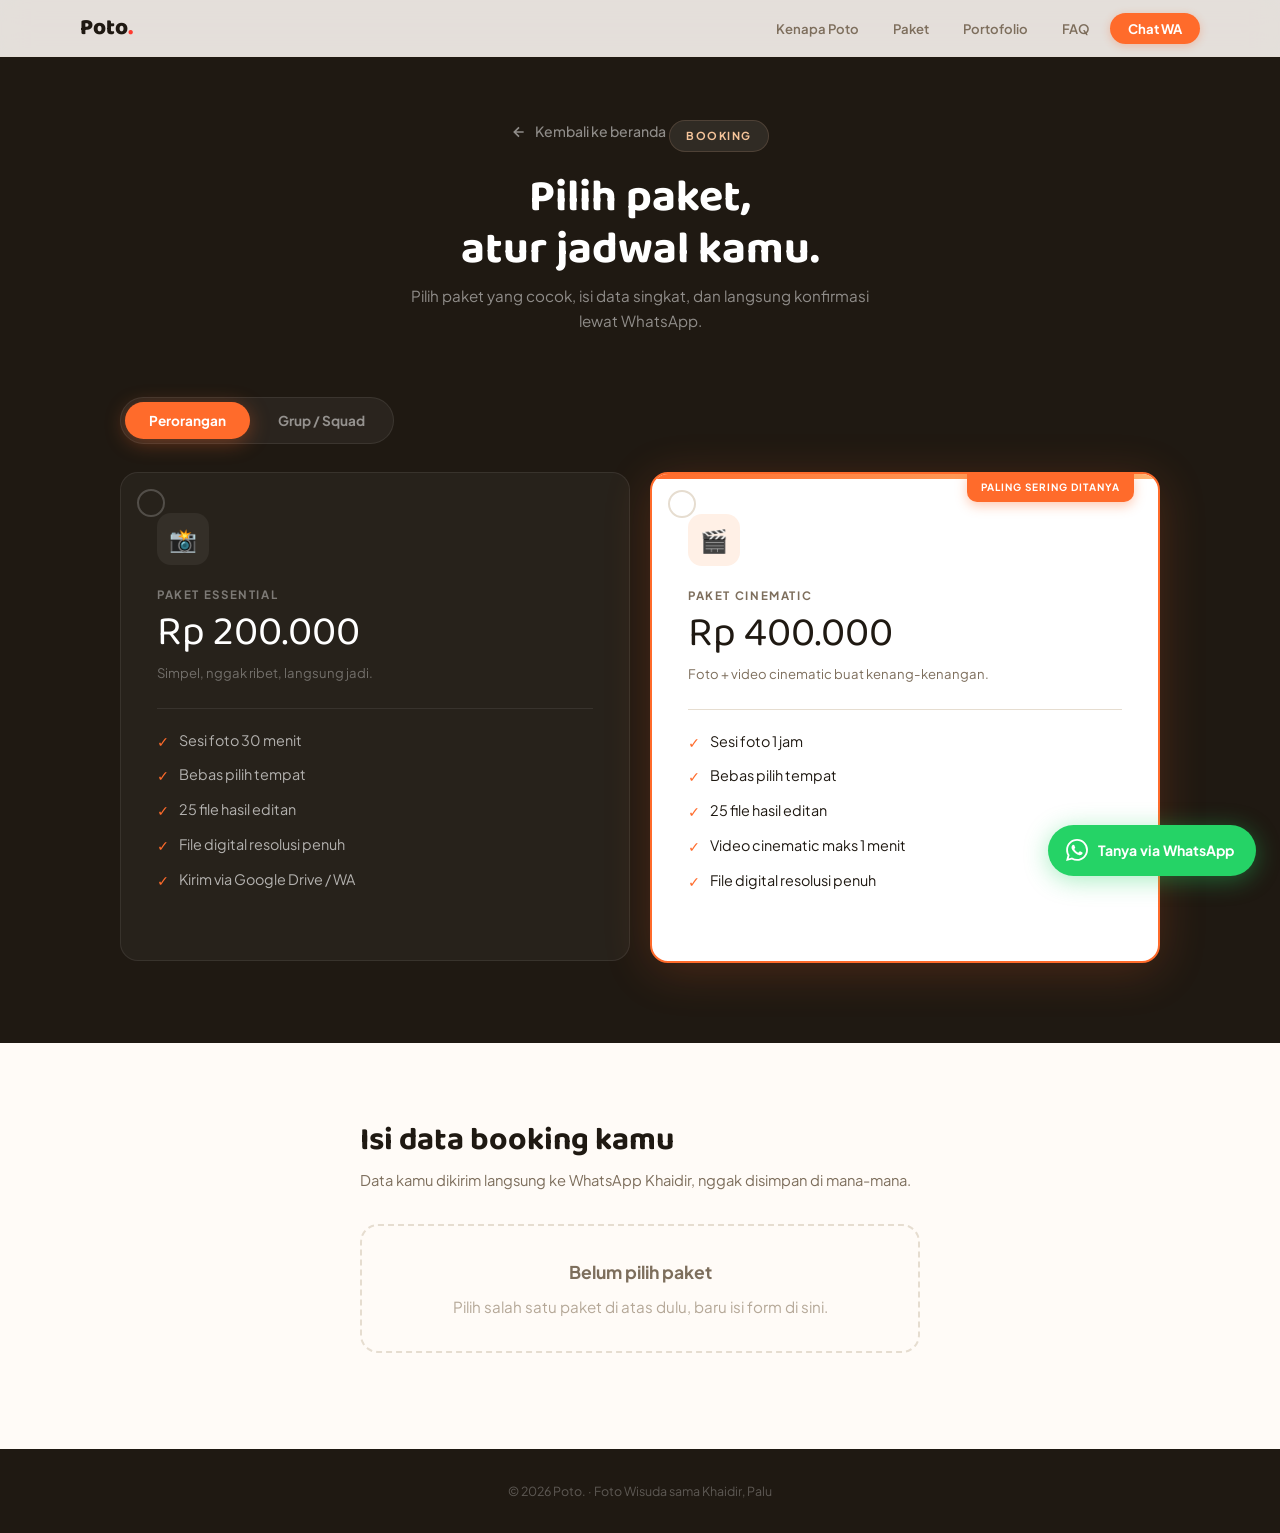
<file: pemesanan.html>
<!DOCTYPE html>
<html lang="id">
<head>
  <meta charset="UTF-8" />
  <meta name="viewport" content="width=device-width, initial-scale=1.0" />
  <title>Booking Sesi Foto — Poto.</title>
  <meta name="description" content="Booking sesi foto wisuda sama Khaidir di Palu. Pilih paket, atur jadwal, langsung konfirmasi via WhatsApp." />
  <link rel="preconnect" href="https://fonts.googleapis.com" />
  <link rel="preconnect" href="https://fonts.gstatic.com" crossorigin />
  <link href="https://fonts.googleapis.com/css2?family=Baloo+2:wght@600;700;800&family=DM+Serif+Display:ital@0;1&family=Plus+Jakarta+Sans:wght@400;500;600;700&display=swap" rel="stylesheet" />
  <link rel="stylesheet" href="style.css" />

  <style>
    /* ═══════════════════════════════════════════
       PEMESANAN PAGE STYLES
    ═══════════════════════════════════════════ */
    .page-header {
      background: var(--ink);
      padding: 120px 0 64px;
      text-align: center;
    }
    .page-header .section-label {
      background: rgba(255,255,255,.08);
      color: #F5C49A;
      border: 1px solid rgba(245,196,154,.15);
    }
    .page-header h1 {
      font-size: clamp(2rem, 5vw, 2.8rem);
      color: #fff;
      margin-bottom: 8px;
      text-wrap: balance;
    }
    .page-header p {
      color: rgba(255,255,255,.5);
      font-size: .95rem;
      max-width: 480px;
      margin: 0 auto;
    }

    /* Paket selection area */
    .pemesanan-paket {
      background: var(--ink);
      padding: 0 0 80px;
    }
    .pemesanan-paket .harga-tabs {
      margin-bottom: 28px;
    }

    /* Selectable paket cards */
    .paket-card.selectable {
      cursor: pointer;
      position: relative;
    }
    .paket-card.selectable.selected {
      border-color: var(--accent) !important;
      background: rgba(255,107,43,.08) !important;
    }
    .paket-card.selectable.selected::before {
      opacity: 1;
    }
    .paket-card.recommended.selected {
      background: var(--white) !important;
      box-shadow: 0 8px 48px rgba(255,107,43,.3);
    }

    .paket-check {
      position: absolute;
      top: 16px;
      left: 16px;
      width: 28px;
      height: 28px;
      border-radius: 50%;
      border: 2px solid rgba(255,255,255,.2);
      display: flex;
      align-items: center;
      justify-content: center;
      transition: all .25s;
      font-size: .8rem;
      color: transparent;
    }
    .paket-card.recommended .paket-check {
      border-color: var(--border);
    }
    .paket-card.selected .paket-check {
      background: var(--accent);
      border-color: var(--accent);
      color: #fff;
    }

    /* Form section */
    .pemesanan-form-section {
      background: var(--surface);
      padding: 80px 0 96px;
    }

    .pemesanan-form-wrap {
      max-width: 560px;
      margin: 0 auto;
    }

    .pemesanan-form-wrap h2 {
      font-size: clamp(1.6rem, 4vw, 2rem);
      margin-bottom: 8px;
      text-wrap: balance;
    }

    .pemesanan-form-wrap .sub-desc {
      color: var(--ink-muted);
      font-size: .92rem;
      margin-bottom: 32px;
    }

    .selected-badge {
      display: inline-flex;
      align-items: center;
      gap: 8px;
      padding: 10px 20px;
      background: var(--accent-soft);
      border-radius: 100px;
      font-size: .9rem;
      font-weight: 600;
      color: var(--accent-dark);
      margin-bottom: 28px;
    }
    .selected-badge:empty { display: none; }

    .booking-form {
      display: flex;
      flex-direction: column;
      gap: 18px;
    }

    .booking-footer-note {
      text-align: center;
      font-size: .75rem;
      color: var(--ink-muted);
      margin-top: -4px;
    }

    .form-disabled {
      opacity: .5;
      pointer-events: none;
    }

    .select-prompt {
      text-align: center;
      padding: 32px 20px;
      color: var(--ink-faint);
      font-size: .95rem;
      border: 2px dashed var(--border);
      border-radius: var(--radius);
    }
    .select-prompt strong {
      display: block;
      color: var(--ink-muted);
      font-size: 1.1rem;
      margin-bottom: 6px;
    }

    /* Back link */
    .back-link {
      display: inline-flex;
      align-items: center;
      gap: 8px;
      color: rgba(255,255,255,.5);
      text-decoration: none;
      font-size: .88rem;
      font-weight: 500;
      margin-bottom: 24px;
      transition: color .2s;
    }
    .back-link:hover { color: rgba(255,255,255,.8); }

    /* Anchor offset for scroll */
    #form-section {
      scroll-margin-top: 80px;
    }

    @media (max-width: 768px) {
      .page-header { padding: 100px 0 48px; }
      .pemesanan-paket { padding: 0 0 56px; }
      .pemesanan-form-section { padding: 56px 0 72px; }
    }
  </style>
</head>
<body>

  <!-- STICKY NAV -->
  <nav class="site-nav" id="siteNav">
    <div class="nav-inner">
      <a href="index.html#hero" class="nav-brand">Poto<span class="dot">.</span></a>
      <ul class="nav-links">
        <li><a href="index.html#kenapa">Kenapa Poto</a></li>
        <li><a href="index.html#harga">Paket</a></li>
        <li><a href="index.html#portofolio">Portofolio</a></li>
        <li><a href="index.html#faq">FAQ</a></li>
        <li><a href="https://wa.me/6285244189949?text=Halo%20Khaidir%2C%20aku%20mau%20tanya%20soal%20foto%20wisuda%20nih!" class="nav-cta" target="_blank" rel="noopener">Chat WA</a></li>
      </ul>
    </div>
  </nav>


  <!-- PAGE HEADER -->
  <div class="page-header">
    <div class="container">
      <a href="index.html" class="back-link">
        <svg width="16" height="16" viewBox="0 0 24 24" fill="none" stroke="currentColor" stroke-width="2.5"><path d="M19 12H5M12 19l-7-7 7-7"/></svg>
        Kembali ke beranda
      </a>
      <span class="section-label reveal">Booking</span>
      <h1 class="reveal">Pilih paket,<br />atur jadwal kamu.</h1>
      <p class="reveal">Pilih paket yang cocok, isi data singkat, dan langsung konfirmasi lewat WhatsApp.</p>
    </div>
  </div>


  <!-- PAKET SELECTION -->
  <div class="pemesanan-paket">
    <div class="container">
      <div class="harga-tabs reveal" id="paketTabs">
        <button type="button" class="harga-tab active" data-target="grid-perorangan">Perorangan</button>
        <button type="button" class="harga-tab" data-target="grid-grup">Grup / Squad</button>
      </div>

      <div class="paket-grid" id="grid-perorangan">
        <div class="paket-card selectable reveal reveal-d1" data-paket="essential" data-nama="Paket Essential" data-harga="Rp 200.000" data-tipe="solo" onclick="selectPaket(this)">
          <span class="paket-check">&#10003;</span>
          <div class="paket-icon">📸</div>
          <div class="paket-name">Paket Essential</div>
          <div class="paket-price">Rp 200.000</div>
          <div class="paket-note">Simpel, nggak ribet, langsung jadi.</div>
          <hr class="paket-divider" />
          <ul class="paket-list">
            <li>Sesi foto 30 menit</li>
            <li>Bebas pilih tempat</li>
            <li>25 file hasil editan</li>
            <li>File digital resolusi penuh</li>
            <li>Kirim via Google Drive / WA</li>
          </ul>
        </div>

        <div class="paket-card recommended selectable reveal reveal-d2" data-paket="cinematic" data-nama="Paket Cinematic" data-harga="Rp 400.000" data-tipe="solo" onclick="selectPaket(this)">
          <span class="paket-check">&#10003;</span>
          <span class="badge-recom">Paling Sering Ditanya</span>
          <div class="paket-icon">🎬</div>
          <div class="paket-name">Paket Cinematic</div>
          <div class="paket-price">Rp 400.000</div>
          <div class="paket-note">Foto + video cinematic buat kenang-kenangan.</div>
          <hr class="paket-divider" />
          <ul class="paket-list">
            <li>Sesi foto 1 jam</li>
            <li>Bebas pilih tempat</li>
            <li>25 file hasil editan</li>
            <li>Video cinematic maks 1 menit</li>
            <li>File digital resolusi penuh</li>
          </ul>
        </div>
      </div>

      <div class="paket-grid" id="grid-grup" style="display:none;">
        <div class="paket-card selectable reveal reveal-d1" data-paket="squad-santai" data-nama="Squad Santai" data-harga="Rp 350.000" data-tipe="grup" onclick="selectPaket(this)">
          <span class="paket-check">&#10003;</span>
          <div class="paket-icon">🎉</div>
          <div class="paket-name">Squad Santai</div>
          <div class="paket-price">Rp 350.000</div>
          <div class="paket-note">Maks 4 orang, tambah orang +60rb.</div>
          <hr class="paket-divider" />
          <ul class="paket-list">
            <li>Sesi foto 40 menit</li>
            <li>Bebas pilih tempat</li>
            <li>Maksimal 4 orang</li>
            <li>25 file hasil editan</li>
            <li>+Rp 60.000 per orang tambahan</li>
          </ul>
        </div>

        <div class="paket-card selectable reveal reveal-d2" data-paket="squad-sinema" data-nama="Squad Sinema" data-harga="Rp 650.000" data-tipe="grup" onclick="selectPaket(this)">
          <span class="paket-check">&#10003;</span>
          <div class="paket-icon">🎥</div>
          <div class="paket-name">Squad Sinema</div>
          <div class="paket-price">Rp 650.000</div>
          <div class="paket-note">Paling lengkap — foto + video cinematic.</div>
          <hr class="paket-divider" />
          <ul class="paket-list">
            <li>Sesi foto &amp; video 1 jam</li>
            <li>Video cinematic maks 1 menit</li>
            <li>Teknik strobist (siang/malam)</li>
            <li>Maksimal 4 orang</li>
            <li>25 file hasil editan</li>
          </ul>
        </div>
      </div>
    </div>
  </div>


  <!-- BOOKING FORM -->
  <section class="pemesanan-form-section" id="form-section">
    <div class="container">
      <div class="pemesanan-form-wrap">
        <h2 class="reveal">Isi data booking kamu</h2>
        <p class="sub-desc reveal">Data kamu dikirim langsung ke WhatsApp Khaidir, nggak disimpan di mana-mana.</p>

        <div class="selected-badge reveal" id="selectedBadge"></div>

        <div id="formArea">
          <div class="select-prompt reveal" id="selectPrompt">
            <strong>Belum pilih paket</strong>
            Pilih salah satu paket di atas dulu, baru isi form di sini.
          </div>

          <form class="booking-form" id="bookingForm" onsubmit="submitBooking(event)" style="display:none;">
            <div class="form-group">
              <label for="bNama">Nama lengkap</label>
              <input type="text" id="bNama" placeholder="Contoh: Siti Aisyah" required />
            </div>
            <div class="form-group">
              <label for="bHP">Nomor WhatsApp</label>
              <input type="tel" id="bHP" placeholder="08xxxxxxxxxx" required />
            </div>
            <div class="form-group">
              <label for="bAlamat">Alamat / kampus</label>
              <input type="text" id="bAlamat" placeholder="Contoh: Universitas Tadulako" required />
            </div>
            <div class="form-row">
              <div class="form-group">
                <label for="bTanggal">Tanggal foto</label>
                <input type="date" id="bTanggal" required />
              </div>
              <div class="form-group">
                <label for="bWaktu">Jam mulai</label>
                <select id="bWaktu" required>
                  <option value="">Pilih jam</option>
                  <option value="07:00">07:00 Pagi</option>
                  <option value="08:00">08:00 Pagi</option>
                  <option value="09:00">09:00 Pagi</option>
                  <option value="10:00">10:00 Pagi</option>
                  <option value="11:00">11:00 Siang</option>
                  <option value="13:00">13:00 Siang</option>
                  <option value="14:00">14:00 Siang</option>
                  <option value="15:00">15:00 Sore</option>
                  <option value="16:00">16:00 Sore</option>
                  <option value="17:00">17:00 Sore</option>
                </select>
              </div>
            </div>
            <div class="form-group" id="grupJumlahWrap" style="display:none">
              <label for="bJumlah">Jumlah orang</label>
              <select id="bJumlah">
                <option value="2">2 orang</option>
                <option value="3">3 orang</option>
                <option value="4" selected>4 orang</option>
                <option value="5">5 orang (+Rp 60rb)</option>
                <option value="6">6 orang (+Rp 120rb)</option>
                <option value="7">7 orang (+Rp 180rb)</option>
                <option value="8">8 orang (+Rp 240rb)</option>
              </select>
            </div>
            <div class="form-group">
              <label for="bCatatan">Catatan tambahan (opsional)</label>
              <textarea id="bCatatan" rows="2" placeholder="Mau foto di spot tertentu? Ada request khusus?"></textarea>
            </div>
            <button type="submit" class="booking-submit">
              <svg width="20" height="20" viewBox="0 0 24 24" fill="currentColor"><path d="M17.472 14.382c-.297-.149-1.758-.867-2.03-.967-.273-.099-.471-.148-.67.15-.197.297-.767.966-.94 1.164-.173.199-.347.223-.644.075-.297-.15-1.255-.463-2.39-1.475-.883-.788-1.48-1.761-1.653-2.059-.173-.297-.018-.458.13-.606.134-.133.298-.347.446-.52.149-.174.198-.298.298-.497.099-.198.05-.371-.025-.52-.075-.149-.669-1.612-.916-2.207-.242-.579-.487-.5-.669-.51-.173-.008-.371-.01-.57-.01-.198 0-.52.074-.792.372-.272.297-1.04 1.016-1.04 2.479 0 1.462 1.065 2.875 1.213 3.074.149.198 2.096 3.2 5.077 4.487.709.306 1.262.489 1.694.625.712.227 1.36.195 1.871.118.571-.085 1.758-.719 2.006-1.413.248-.694.248-1.289.173-1.413-.074-.124-.272-.198-.57-.347m-5.421 7.403h-.004a9.87 9.87 0 01-5.031-1.378l-.361-.214-3.741.982.998-3.648-.235-.374a9.86 9.86 0 01-1.51-5.26c.001-5.45 4.436-9.884 9.888-9.884 2.64 0 5.122 1.03 6.988 2.898a9.825 9.825 0 012.893 6.994c-.003 5.45-4.437 9.884-9.885 9.884m8.413-18.297A11.815 11.815 0 0012.05 0C5.495 0 .16 5.335.157 11.892c0 2.096.547 4.142 1.588 5.945L.057 24l6.305-1.654a11.882 11.882 0 005.683 1.448h.005c6.554 0 11.89-5.335 11.893-11.893a11.821 11.821 0 00-3.48-8.413z"/></svg>
              Kirim Booking via WhatsApp
            </button>
            <p class="booking-footer-note">Data kamu dikirim langsung ke WhatsApp Khaidir, nggak disimpan di mana-mana.</p>
          </form>
        </div>
      </div>
    </div>
  </section>


  <!-- FLOATING WA -->
  <a href="https://wa.me/6285244189949?text=Halo%20Khaidir%2C%20aku%20mau%20tanya%20soal%20foto%20wisuda%20nih!" class="wa-float" target="_blank" rel="noopener" aria-label="Chat WhatsApp">
    <svg width="22" height="22" viewBox="0 0 24 24" fill="currentColor" aria-hidden="true"><path d="M17.472 14.382c-.297-.149-1.758-.867-2.03-.967-.273-.099-.471-.148-.67.15-.197.297-.767.966-.94 1.164-.173.199-.347.223-.644.075-.297-.15-1.255-.463-2.39-1.475-.883-.788-1.48-1.761-1.653-2.059-.173-.297-.018-.458.13-.606.134-.133.298-.347.446-.52.149-.174.198-.298.298-.497.099-.198.05-.371-.025-.52-.075-.149-.669-1.612-.916-2.207-.242-.579-.487-.5-.669-.51-.173-.008-.371-.01-.57-.01-.198 0-.52.074-.792.372-.272.297-1.04 1.016-1.04 2.479 0 1.462 1.065 2.875 1.213 3.074.149.198 2.096 3.2 5.077 4.487.709.306 1.262.489 1.694.625.712.227 1.36.195 1.871.118.571-.085 1.758-.719 2.006-1.413.248-.694.248-1.289.173-1.413-.074-.124-.272-.198-.57-.347m-5.421 7.403h-.004a9.87 9.87 0 01-5.031-1.378l-.361-.214-3.741.982.998-3.648-.235-.374a9.86 9.86 0 01-1.51-5.26c.001-5.45 4.436-9.884 9.888-9.884 2.64 0 5.122 1.03 6.988 2.898a9.825 9.825 0 012.893 6.994c-.003 5.45-4.437 9.884-9.885 9.884m8.413-18.297A11.815 11.815 0 0012.05 0C5.495 0 .16 5.335.157 11.892c0 2.096.547 4.142 1.588 5.945L.057 24l6.305-1.654a11.882 11.882 0 005.683 1.448h.005c6.554 0 11.89-5.335 11.893-11.893a11.821 11.821 0 00-3.48-8.413z"/></svg>
    <span>Tanya via WhatsApp</span>
  </a>


  <footer>
    <p>&copy; 2026 Poto. &middot; Foto Wisuda sama Khaidir, Palu</p>
  </footer>


  <script src="script.js"></script>
  <script>
    // Paket selection state
    var selectedPaket = '';
    var selectedHarga = '';
    var selectedTipe = '';

    // Tab switcher
    document.querySelectorAll('.harga-tab').forEach(function(tab) {
      tab.addEventListener('click', function() {
        document.querySelectorAll('.harga-tab').forEach(function(t) { t.classList.remove('active'); });
        tab.classList.add('active');
        document.getElementById('grid-perorangan').style.display = tab.dataset.target === 'grid-perorangan' ? 'grid' : 'none';
        document.getElementById('grid-grup').style.display = tab.dataset.target === 'grid-grup' ? 'grid' : 'none';
      });
    });

    function selectPaket(card) {
      document.querySelectorAll('.paket-card.selectable').forEach(function(c) {
        c.classList.remove('selected');
      });
      card.classList.add('selected');

      selectedPaket = card.dataset.nama;
      selectedHarga = card.dataset.harga;
      selectedTipe = card.dataset.tipe;

      document.getElementById('selectedBadge').textContent = selectedPaket + ' — ' + selectedHarga;
      document.getElementById('selectPrompt').style.display = 'none';
      document.getElementById('bookingForm').style.display = 'flex';
      document.getElementById('grupJumlahWrap').style.display = selectedTipe === 'grup' ? 'block' : 'none';

      var today = new Date();
      today.setDate(today.getDate() + 3);
      document.getElementById('bTanggal').min = today.toISOString().split('T')[0];

      document.getElementById('form-section').scrollIntoView({ behavior: 'smooth' });
    }

    function submitBooking(e) {
      e.preventDefault();
      var nama = document.getElementById('bNama').value.trim();
      var hp = document.getElementById('bHP').value.trim();
      var alamat = document.getElementById('bAlamat').value.trim();
      var tanggal = document.getElementById('bTanggal').value;
      var waktu = document.getElementById('bWaktu').value;
      var catatan = document.getElementById('bCatatan').value.trim();
      var isGrup = selectedTipe === 'grup';
      var jumlah = isGrup ? document.getElementById('bJumlah').value + ' orang' : '';

      var tglFormatted = new Date(tanggal).toLocaleDateString('id-ID', { weekday: 'long', day: 'numeric', month: 'long', year: 'numeric' });

      var msg = 'Halo Khaidir! Saya mau booking foto wisuda.\n\n';
      msg += '\u{1F4CB} *Detail Booking*\n';
      msg += '• Paket: ' + selectedPaket + ' (' + selectedHarga + ')\n';
      msg += '• Nama: ' + nama + '\n';
      msg += '• WA: ' + hp + '\n';
      msg += '• Lokasi: ' + alamat + '\n';
      msg += '• Tanggal: ' + tglFormatted + '\n';
      msg += '• Jam: ' + waktu + '\n';
      if (isGrup) msg += '• Jumlah: ' + jumlah + '\n';
      if (catatan) msg += '• Catatan: ' + catatan + '\n';
      msg += '\nDitunggu konfirmasinya ya! \u{1F64F}';

      var waUrl = 'https://wa.me/6285244189949?text=' + encodeURIComponent(msg);
      window.open(waUrl, '_blank');
    }

    // Handle query param pre-selection
    (function() {
      var params = new URLSearchParams(window.location.search);
      var paketParam = params.get('paket');
      if (!paketParam) return;

      var paketId = paketParam.toLowerCase();
      var card = document.querySelector('[data-paket="' + paketId + '"]');
      if (!card) return;

      var isGrup = card.dataset.tipe === 'grup';
      if (isGrup) {
        document.querySelectorAll('.harga-tab').forEach(function(t) { t.classList.remove('active'); });
        document.querySelector('[data-target="grid-grup"]').classList.add('active');
        document.getElementById('grid-perorangan').style.display = 'none';
        document.getElementById('grid-grup').style.display = 'grid';
      }

      selectPaket(card);
    })();
  </script>

</body>
</html>
</file>
<file: style.css>
/* ═══════════════════════════════════════════
   Poto. — Shared Design System
   ═══════════════════════════════════════════ */

:root {
  --surface:     #FFFBF7;
  --surface-alt: #F5EDE3;
  --white:       #FFFFFF;
  --accent:      #FF6B2B;
  --accent-dark: #E05A1C;
  --accent-soft: #FFF0E6;
  --accent-glow: rgba(255,107,43,.18);
  --dot:         #FF3B30;
  --ink:         #1F1912;
  --ink-muted:   #7D6E5C;
  --ink-faint:   #B5A898;
  --border:      #E6DDD0;
  --radius:      18px;
  --radius-sm:   12px;
  --shadow-sm:   0 1px 3px rgba(31,25,18,.04), 0 4px 12px rgba(31,25,18,.06);
  --shadow-md:   0 4px 8px rgba(31,25,18,.04), 0 12px 36px rgba(31,25,18,.1);
  --shadow-lg:   0 8px 16px rgba(31,25,18,.05), 0 24px 64px rgba(31,25,18,.14);
}

*, *::before, *::after { box-sizing: border-box; margin: 0; padding: 0; }
html { scroll-behavior: smooth; }

body {
  font-family: 'Plus Jakarta Sans', system-ui, sans-serif;
  background: var(--surface);
  color: var(--ink);
  line-height: 1.65;
  font-size: 16px;
  overflow-x: hidden;
  -webkit-font-smoothing: antialiased;
}

h1, h2, h3 {
  font-family: 'Baloo 2', cursive;
  line-height: 1.15;
}

img { max-width: 100%; display: block; }

.container {
  max-width: 1120px;
  margin: 0 auto;
  padding: 0 24px;
}
.container--narrow {
  max-width: 760px;
  margin: 0 auto;
  padding: 0 24px;
}

section { padding: 96px 0; }

.section-label {
  display: inline-block;
  font-size: 11px;
  font-weight: 700;
  letter-spacing: .14em;
  text-transform: uppercase;
  color: var(--accent);
  background: var(--accent-soft);
  padding: 6px 16px;
  border-radius: 99px;
  margin-bottom: 20px;
}

.brand-word {
  font-family: 'Baloo 2', cursive;
  font-weight: 800;
}
.dot { color: var(--dot); }

/* ── FADE-IN ── */
.reveal {
  opacity: 0;
  transform: translateY(32px);
  transition: opacity .7s cubic-bezier(.22,.61,.36,1), transform .7s cubic-bezier(.22,.61,.36,1);
}
.reveal.visible {
  opacity: 1;
  transform: translateY(0);
}
.reveal-d1 { transition-delay: .08s; }
.reveal-d2 { transition-delay: .16s; }
.reveal-d3 { transition-delay: .24s; }
.reveal-d4 { transition-delay: .32s; }

@media (prefers-reduced-motion: reduce) {
  .reveal { opacity: 1; transform: none; transition: none; }
}

/* ═══════════════════════════════════════════
   STICKY NAV
═══════════════════════════════════════════ */
.site-nav {
  position: fixed;
  top: 0; left: 0; right: 0;
  z-index: 100;
  background: rgba(255,251,247,.88);
  backdrop-filter: blur(16px) saturate(1.8);
  -webkit-backdrop-filter: blur(16px) saturate(1.8);
  border-bottom: 1px solid rgba(230,221,208,.5);
  transform: translateY(-100%);
  transition: transform .35s cubic-bezier(.22,.61,.36,1);
  padding: 0 24px;
}
.site-nav.visible { transform: translateY(0); }

.nav-inner {
  max-width: 1120px;
  margin: 0 auto;
  display: flex;
  align-items: center;
  justify-content: space-between;
  height: 56px;
}

.nav-brand {
  font-family: 'Baloo 2', cursive;
  font-weight: 800;
  font-size: 1.4rem;
  color: var(--ink);
  text-decoration: none;
}

.nav-links {
  display: flex;
  align-items: center;
  gap: 6px;
  list-style: none;
}
.nav-links a {
  font-size: .82rem;
  font-weight: 600;
  color: var(--ink-muted);
  text-decoration: none;
  padding: 6px 14px;
  border-radius: 99px;
  transition: color .2s, background .2s;
}
.nav-links a:hover { color: var(--ink); background: rgba(31,25,18,.04); }

.nav-cta {
  font-size: .82rem !important;
  font-weight: 700 !important;
  color: #fff !important;
  background: var(--accent) !important;
  padding: 7px 18px !important;
  box-shadow: 0 2px 8px rgba(255,107,43,.3);
}
.nav-cta:hover { background: var(--accent-dark) !important; color: #fff !important; }

@media (max-width: 640px) {
  .nav-links { display: none; }
}

/* ═══════════════════════════════════════════
   1. HERO
═══════════════════════════════════════════ */
#hero {
  position: relative;
  overflow: hidden;
  background: #1A1208;
  min-height: 100vh;
  min-height: 100svh;
  display: flex;
  align-items: center;
  justify-content: center;
}

.hero-gallery {
  position: absolute;
  inset: 0;
  display: flex;
  flex-direction: column;
  gap: 12px;
  padding: 12px 0;
  pointer-events: none;
  user-select: none;
}

.gallery-row {
  display: flex;
  gap: 12px;
  flex-shrink: 0;
  height: calc(50% - 6px);
}

.gallery-row--left  { animation: scrollLeft  35s linear infinite; will-change: transform; }
.gallery-row--right { animation: scrollRight 40s linear infinite; will-change: transform; }

@keyframes scrollLeft  { to { transform: translateX(-50%); } }
@keyframes scrollRight { from { transform: translateX(-50%); } to { transform: translateX(0); } }

@media (prefers-reduced-motion: reduce) {
  .gallery-row--left, .gallery-row--right { animation: none; }
}

@media (max-width: 480px) {
  .gallery-row .gallery-item:nth-child(n+11) { display: none; }
}

.gallery-item {
  flex-shrink: 0;
  width: 200px;
  height: 100%;
  border-radius: 16px;
  overflow: hidden;
  object-fit: cover;
}

.hero-overlay {
  position: absolute;
  inset: 0;
  background:
    radial-gradient(ellipse 70% 70% at 50% 50%, rgba(26,18,8,.5) 0%, rgba(26,18,8,.82) 100%);
}

.hero-vignette {
  position: absolute;
  inset: 0;
  background:
    linear-gradient(to right, #1A1208 0%, transparent 20%, transparent 80%, #1A1208 100%),
    linear-gradient(to bottom, transparent 60%, #1A1208 100%);
  pointer-events: none;
}

.hero-content {
  position: relative;
  z-index: 3;
  display: flex;
  flex-direction: column;
  align-items: center;
  text-align: center;
  padding: 24px;
  max-width: 720px;
}

.hero-brand {
  font-family: 'Baloo 2', cursive;
  font-weight: 800;
  font-size: clamp(2.6rem, 8vw, 4rem);
  color: var(--surface);
  margin-bottom: 16px;
  letter-spacing: -.02em;
}

#hero .section-label {
  background: rgba(255,255,255,.1);
  color: #F5C49A;
  border: 1px solid rgba(245,196,154,.2);
  margin-bottom: 24px;
  backdrop-filter: blur(8px);
}

#hero h1 {
  font-family: 'DM Serif Display', serif;
  font-size: clamp(2.8rem, 8vw, 4.8rem);
  color: #fff;
  margin-bottom: 0;
  letter-spacing: -.02em;
  text-wrap: balance;
}

#hero h1 em {
  font-style: italic;
  color: #F5A865;
  display: block;
}

#hero .sub {
  font-size: clamp(1rem, 2.5vw, 1.15rem);
  color: rgba(255,255,255,.7);
  max-width: 480px;
  margin: 24px auto 0;
  line-height: 1.75;
}

.hero-scroll-hint {
  position: absolute;
  bottom: 32px;
  left: 50%;
  transform: translateX(-50%);
  z-index: 3;
  display: flex;
  flex-direction: column;
  align-items: center;
  gap: 8px;
  opacity: .45;
  animation: float 2.5s ease-in-out infinite;
}
.hero-scroll-hint span {
  font-size: 10px;
  color: #fff;
  letter-spacing: .15em;
  text-transform: uppercase;
  font-weight: 600;
}
@keyframes float {
  0%,100% { transform: translateX(-50%) translateY(0); }
  50%     { transform: translateX(-50%) translateY(8px); }
}

/* ═══════════════════════════════════════════
   TRUST BAR
═══════════════════════════════════════════ */
#trust {
  background: var(--surface);
  padding: 48px 0;
  border-bottom: 1px solid var(--border);
}

.trust-inner {
  display: flex;
  align-items: stretch;
  justify-content: center;
  flex-wrap: wrap;
  gap: 16px;
}

.trust-item {
  display: flex;
  align-items: center;
  gap: 12px;
  padding: 20px 28px;
  background: rgba(255,255,255,.55);
  backdrop-filter: blur(16px);
  -webkit-backdrop-filter: blur(16px);
  border: 1px solid rgba(255,255,255,.7);
  border-radius: 16px;
  box-shadow: 0 4px 20px rgba(0,0,0,.04);
  flex: 1;
  min-width: 200px;
  justify-content: center;
  transition: transform .25s, box-shadow .25s;
}
.trust-item:hover {
  transform: translateY(-2px);
  box-shadow: 0 8px 28px rgba(0,0,0,.08);
}
.trust-item:last-child { border-right: none; }

.trust-icon {
  width: 42px;
  height: 42px;
  border-radius: 12px;
  background: var(--accent-soft);
  display: flex;
  align-items: center;
  justify-content: center;
  font-size: 1.2rem;
  flex-shrink: 0;
}

.trust-text strong {
  display: block;
  font-size: .95rem;
  font-family: 'Plus Jakarta Sans', sans-serif;
  font-weight: 700;
  color: var(--ink);
}
.trust-text span {
  font-size: .78rem;
  color: var(--ink-muted);
}

/* ═══════════════════════════════════════════
   HELLO / INTRO STRIP
═══════════════════════════════════════════ */
#hello {
  background: var(--ink);
  padding: 0;
  position: relative;
  overflow: hidden;
  min-height: 420px;
  display: flex;
  align-items: center;
}

.hello-gallery {
  position: absolute;
  inset: 0;
  display: flex;
  flex-direction: column;
  gap: 8px;
  justify-content: center;
  pointer-events: none;
  user-select: none;
  opacity: .35;
}

.hello-gallery .hello-row {
  display: flex;
  gap: 8px;
  flex-shrink: 0;
  animation: helloScroll 35s linear infinite;
  will-change: transform;
}

.hello-gallery .hello-row:nth-child(2) {
  animation-direction: reverse;
  animation-duration: 40s;
}

@keyframes helloScroll { to { transform: translateX(-50%); } }

@media (prefers-reduced-motion: reduce) {
  .hello-gallery .hello-row { animation: none; }
}

.hello-gallery .hello-thumb {
  flex-shrink: 0;
  width: 280px;
  height: 190px;
  border-radius: 12px;
  object-fit: cover;
}

.hello-vignette {
  position: absolute;
  inset: 0;
  background: linear-gradient(to top, var(--ink) 0%, rgba(30,23,16,.7) 40%, rgba(30,23,16,.5) 70%, var(--ink) 100%);
  pointer-events: none;
  z-index: 1;
}

.hello-inner {
  position: relative;
  z-index: 2;
  display: flex;
  align-items: center;
  gap: 40px;
  max-width: 800px;
  margin: 0 auto;
  padding: 72px 0;
}

.hello-avatar {
  width: 130px;
  height: 130px;
  border-radius: 50%;
  object-fit: cover;
  flex-shrink: 0;
  box-shadow: 0 0 0 4px var(--accent), 0 0 0 8px rgba(255,107,43,.25), 0 8px 32px rgba(0,0,0,.4);
  transition: transform .4s cubic-bezier(.22,.61,.36,1), box-shadow .4s;
}
.hello-avatar:hover {
  transform: scale(1.06);
  box-shadow: 0 0 0 4px var(--accent), 0 0 0 12px rgba(255,107,43,.3), 0 12px 40px rgba(0,0,0,.5);
}

.hello-text {
  color: rgba(255,255,255,.85);
  font-size: 1.05rem;
  line-height: 1.7;
}

.hello-text .hello-greeting {
  font-family: 'Baloo 2', cursive;
  font-size: clamp(1.4rem, 4vw, 1.8rem);
  font-weight: 700;
  color: var(--cream);
  display: block;
  margin-bottom: 8px;
}

.hello-text .hello-name {
  color: var(--accent);
  font-weight: 700;
}

.hello-cta {
  display: inline-flex;
  align-items: center;
  gap: 8px;
  margin-top: 16px;
  padding: 10px 24px;
  background: rgba(255,255,255,.08);
  backdrop-filter: blur(12px);
  -webkit-backdrop-filter: blur(12px);
  border: 1px solid rgba(255,255,255,.12);
  border-radius: 100px;
  color: var(--cream);
  font-size: .88rem;
  font-weight: 600;
  text-decoration: none;
  transition: background .25s, border-color .25s;
}
.hello-cta:hover {
  background: rgba(255,255,255,.14);
  border-color: rgba(255,255,255,.25);
}

/* ═══════════════════════════════════════════
   GLASSMORPHISM UTILITIES
═══════════════════════════════════════════ */
.glass {
  background: rgba(255,255,255,.55);
  backdrop-filter: blur(16px);
  -webkit-backdrop-filter: blur(16px);
  border: 1px solid rgba(255,255,255,.6);
  box-shadow: 0 8px 32px rgba(0,0,0,.06);
}

/* ═══════════════════════════════════════════
   2. KENAPA PILIH SAYA
═══════════════════════════════════════════ */
#kenapa {
  background: var(--surface);
}

#kenapa h2 {
  font-size: clamp(2rem, 5vw, 2.8rem);
  margin-bottom: 16px;
  text-wrap: balance;
}

#kenapa .sub-desc {
  color: var(--ink-muted);
  font-size: .95rem;
  margin-bottom: 48px;
  max-width: 480px;
}

.alasan-grid {
  display: grid;
  grid-template-columns: repeat(3, 1fr);
  gap: 20px;
}

.alasan-card {
  background: rgba(255,255,255,.6);
  backdrop-filter: blur(16px);
  -webkit-backdrop-filter: blur(16px);
  border: 1px solid rgba(255,255,255,.7);
  border-radius: var(--radius);
  padding: 40px 32px;
  position: relative;
  overflow: hidden;
  box-shadow: 0 4px 24px rgba(0,0,0,.04);
  transition: transform .3s cubic-bezier(.22,.61,.36,1), box-shadow .3s cubic-bezier(.22,.61,.36,1);
}
.alasan-card:hover {
  transform: translateY(-4px);
  box-shadow: 0 12px 40px rgba(0,0,0,.1);
}

.alasan-icon {
  width: 56px;
  height: 56px;
  border-radius: 16px;
  background: var(--accent-soft);
  display: flex;
  align-items: center;
  justify-content: center;
  font-size: 1.5rem;
  margin-bottom: 24px;
}

.alasan-card h3 {
  font-size: 1.15rem;
  margin-bottom: 10px;
  color: var(--ink);
}

.alasan-card p {
  font-size: .92rem;
  color: var(--ink-muted);
  line-height: 1.7;
}

/* ═══════════════════════════════════════════
   3. PAKET
═══════════════════════════════════════════ */
#harga {
  background: var(--ink);
  position: relative;
}

#harga .section-label {
  background: rgba(255,255,255,.08);
  color: #F5C49A;
  border: 1px solid rgba(245,196,154,.15);
}

#harga h2 {
  font-size: clamp(2rem, 5vw, 2.8rem);
  color: #fff;
  margin-bottom: 8px;
  text-wrap: balance;
}

#harga .sub-desc {
  color: rgba(255,255,255,.45);
  margin-bottom: 36px;
  font-size: .95rem;
}

.harga-tabs {
  display: inline-flex;
  background: rgba(255,255,255,.05);
  border: 1px solid rgba(255,255,255,.08);
  border-radius: 99px;
  padding: 4px;
  margin-bottom: 28px;
  gap: 4px;
}

.harga-tab {
  font-family: 'Plus Jakarta Sans', sans-serif;
  font-weight: 700;
  font-size: .85rem;
  padding: 10px 24px;
  border-radius: 99px;
  border: none;
  background: transparent;
  color: rgba(255,255,255,.5);
  cursor: pointer;
  transition: background .25s, color .25s, box-shadow .25s;
  -webkit-tap-highlight-color: transparent;
}
.harga-tab:hover { color: rgba(255,255,255,.85); }
.harga-tab.active {
  background: var(--accent);
  color: #fff;
  box-shadow: 0 4px 20px rgba(255,107,43,.35);
}

.harga-note {
  font-size: .85rem;
  color: rgba(255,255,255,.4);
  max-width: 520px;
  margin-bottom: 32px;
  line-height: 1.65;
}

.paket-grid {
  display: grid;
  grid-template-columns: repeat(auto-fit, minmax(300px, 1fr));
  gap: 20px;
  align-items: start;
}

.paket-card {
  border: 1px solid rgba(255,255,255,.08);
  border-radius: var(--radius);
  padding: 36px 32px;
  background: rgba(255,255,255,.04);
  position: relative;
  overflow: hidden;
  transition: transform .3s cubic-bezier(.22,.61,.36,1), background .3s, border-color .3s;
}
.paket-card::before {
  content: '';
  position: absolute;
  top: 0; left: 0; right: 0;
  height: 4px;
  background: linear-gradient(90deg, var(--accent), #FF9A5C);
  opacity: 0;
  transition: opacity .3s;
}
.paket-card:hover {
  transform: translateY(-4px);
  background: rgba(255,255,255,.07);
  border-color: rgba(255,255,255,.15);
}
.paket-card:hover::before { opacity: 1; }

.paket-card.recommended {
  background: var(--white);
  border: 2px solid var(--accent);
  box-shadow: 0 8px 48px rgba(255,107,43,.2);
}
.paket-card.recommended::before {
  opacity: 1;
  height: 5px;
  background: linear-gradient(90deg, var(--accent), #FFB571);
}
.paket-card.recommended:hover {
  transform: translateY(-6px);
  box-shadow: 0 16px 56px rgba(255,107,43,.28);
  background: var(--white);
  border-color: var(--accent);
}

.badge-recom {
  position: absolute;
  top: -1px;
  right: 24px;
  background: var(--accent);
  color: #fff;
  font-size: 10px;
  font-weight: 700;
  letter-spacing: .1em;
  text-transform: uppercase;
  padding: 6px 14px;
  border-radius: 0 0 10px 10px;
  box-shadow: 0 4px 12px rgba(255,107,43,.35);
}

.paket-icon {
  width: 52px;
  height: 52px;
  border-radius: 14px;
  background: rgba(255,255,255,.06);
  display: flex;
  align-items: center;
  justify-content: center;
  font-size: 1.4rem;
  margin-bottom: 20px;
}
.paket-card.recommended .paket-icon { background: var(--accent-soft); }

.paket-name {
  font-size: .72rem;
  font-weight: 700;
  letter-spacing: .14em;
  text-transform: uppercase;
  color: rgba(255,255,255,.4);
  margin-bottom: 8px;
}
.paket-card.recommended .paket-name { color: var(--ink-muted); }

.paket-price {
  font-family: 'Baloo 2', cursive;
  font-size: 2.6rem;
  color: #fff;
  margin-bottom: 4px;
  line-height: 1;
}
.paket-card.recommended .paket-price { color: var(--ink); }

.paket-note {
  font-size: .82rem;
  color: rgba(255,255,255,.35);
  margin-bottom: 24px;
  padding-top: 4px;
}
.paket-card.recommended .paket-note { color: var(--ink-muted); }

.paket-divider {
  border: none;
  border-top: 1px solid rgba(255,255,255,.08);
  margin-bottom: 20px;
}
.paket-card.recommended .paket-divider { border-color: var(--border); }

.paket-list {
  list-style: none;
  display: flex;
  flex-direction: column;
  gap: 10px;
  margin-bottom: 28px;
}

.paket-list li {
  font-size: .9rem;
  display: flex;
  align-items: flex-start;
  gap: 10px;
  color: rgba(255,255,255,.65);
}
.paket-card.recommended .paket-list li { color: var(--ink); }

.paket-list li::before {
  content: "\2713";
  color: var(--accent);
  font-weight: 700;
  flex-shrink: 0;
  margin-top: 1px;
}

.btn-paket {
  display: block;
  width: 100%;
  text-align: center;
  padding: 14px 20px;
  border-radius: 99px;
  font-family: 'Plus Jakarta Sans', sans-serif;
  font-weight: 700;
  font-size: .92rem;
  text-decoration: none;
  cursor: pointer;
  transition: all .25s cubic-bezier(.22,.61,.36,1);
  -webkit-tap-highlight-color: transparent;
}
.btn-paket:active { transform: scale(.97); }

.btn-paket.outline {
  border: 1.5px solid rgba(255,255,255,.2);
  color: rgba(255,255,255,.75);
  background: transparent;
}
.btn-paket.outline:hover { background: rgba(255,255,255,.06); border-color: rgba(255,255,255,.4); color: #fff; }

.btn-paket.filled {
  background: var(--accent);
  color: #fff;
  border: none;
  box-shadow: 0 4px 20px rgba(255,107,43,.35);
}
.btn-paket.filled:hover { background: var(--accent-dark); box-shadow: 0 6px 28px rgba(255,107,43,.45); }

/* ═══════════════════════════════════════════
   4. PORTOFOLIO
═══════════════════════════════════════════ */
#portofolio {
  background: var(--surface);
}

#portofolio h2 {
  font-size: clamp(2rem, 5vw, 2.8rem);
  margin-bottom: 8px;
  text-wrap: balance;
}

#portofolio .sub-desc {
  color: var(--ink-muted);
  font-size: .95rem;
  margin-bottom: 40px;
}

.foto-grid {
  display: grid;
  grid-template-columns: 2fr 1fr 1fr;
  grid-template-rows: 300px 260px 280px 280px;
  gap: 12px;
}

.foto-grid .foto-box:nth-child(1) { grid-column: 1; grid-row: 1 / 3; }
.foto-grid .foto-box:nth-child(2) { grid-column: 2; grid-row: 1; }
.foto-grid .foto-box:nth-child(3) { grid-column: 3; grid-row: 1; }
.foto-grid .foto-box:nth-child(4) { grid-column: 2 / 4; grid-row: 2; }
.foto-grid .foto-box:nth-child(5) { grid-column: 1 / 3; grid-row: 3; }
.foto-grid .foto-box:nth-child(6) { grid-column: 3; grid-row: 3; }
.foto-grid .foto-box:nth-child(7) { grid-column: 1 / 3; grid-row: 4; }
.foto-grid .foto-box:nth-child(8) { grid-column: 3; grid-row: 4; }
.foto-grid .foto-box:nth-child(9) { grid-column: 1; grid-row: 5; }
.foto-grid .foto-box:nth-child(10) { grid-column: 2 / 4; grid-row: 5; }
.foto-grid .foto-box:nth-child(11) { grid-column: 1 / 4; grid-row: 6; }
.foto-grid .foto-box:nth-child(12) { grid-column: 1; grid-row: 7; }
.foto-grid .foto-box:nth-child(13) { grid-column: 2 / 4; grid-row: 7; }
.foto-grid .foto-box:nth-child(14) { grid-column: 1 / 3; grid-row: 8; }
.foto-grid .foto-box:nth-child(15) { grid-column: 3; grid-row: 8; }

.foto-box {
  border-radius: var(--radius);
  background: #D0C8BC;
  position: relative;
  overflow: hidden;
  cursor: pointer;
}

.foto-box img {
  width: 100%;
  height: 100%;
  object-fit: cover;
  display: block;
  transition: transform .5s cubic-bezier(.22,.61,.36,1);
}

.foto-box:hover img {
  transform: scale(1.05);
}

.foto-box::after {
  content: '';
  position: absolute;
  inset: 0;
  background: linear-gradient(to top, rgba(0,0,0,.25) 0%, transparent 50%);
  opacity: 0;
  transition: opacity .35s;
  pointer-events: none;
}
.foto-box:hover::after { opacity: 1; }

.foto-box .foto-zoom {
  position: absolute;
  bottom: 12px; right: 12px;
  width: 36px; height: 36px;
  border-radius: 50%;
  background: rgba(255,255,255,.9);
  display: flex;
  align-items: center;
  justify-content: center;
  opacity: 0;
  transform: translateY(8px);
  transition: opacity .3s, transform .3s;
  pointer-events: none;
  z-index: 2;
}
.foto-box:hover .foto-zoom {
  opacity: 1;
  transform: translateY(0);
}

.porto-caption {
  margin-top: 24px;
  font-size: .85rem;
  color: var(--ink-faint);
  text-align: center;
}

/* Lightbox */
.lightbox {
  position: fixed;
  inset: 0;
  z-index: 1000;
  background: rgba(15,12,8,.92);
  backdrop-filter: blur(20px);
  display: flex;
  align-items: center;
  justify-content: center;
  opacity: 0;
  pointer-events: none;
  transition: opacity .35s;
  padding: 24px;
  cursor: zoom-out;
}
.lightbox.open { opacity: 1; pointer-events: auto; }

.lightbox img {
  max-width: 92vw;
  max-height: 90vh;
  border-radius: 12px;
  box-shadow: 0 24px 80px rgba(0,0,0,.5);
  object-fit: contain;
}

.lightbox-close {
  position: absolute;
  top: 20px; right: 20px;
  width: 44px; height: 44px;
  border-radius: 50%;
  background: rgba(255,255,255,.1);
  border: none;
  color: #fff;
  font-size: 1.2rem;
  cursor: pointer;
  display: flex;
  align-items: center;
  justify-content: center;
  transition: background .2s;
}
.lightbox-close:hover { background: rgba(255,255,255,.2); }

/* ═══════════════════════════════════════════
   5. CARA PESAN
═══════════════════════════════════════════ */
#cara-pesan {
  background: var(--white);
  border-top: 1px solid var(--border);
}

#cara-pesan h2 {
  font-size: clamp(2rem, 5vw, 2.8rem);
  margin-bottom: 16px;
  text-wrap: balance;
}

#cara-pesan .sub-desc {
  color: var(--ink-muted);
  font-size: .95rem;
  margin-bottom: 56px;
}

.langkah-list {
  display: grid;
  grid-template-columns: repeat(3, 1fr);
  gap: 24px;
}

.langkah {
  text-align: center;
  padding: 0 8px;
}

.langkah-num {
  width: 52px;
  height: 52px;
  border-radius: 16px;
  background: var(--accent-soft);
  color: var(--accent);
  font-family: 'Baloo 2', cursive;
  font-size: 1.3rem;
  font-weight: 800;
  display: inline-flex;
  align-items: center;
  justify-content: center;
  margin-bottom: 20px;
}

.langkah h3 {
  font-size: 1.1rem;
  margin-bottom: 8px;
  color: var(--ink);
}

.langkah p {
  font-size: .9rem;
  color: var(--ink-muted);
  line-height: 1.7;
}

.langkah-connector {
  display: flex;
  align-items: center;
  justify-content: center;
  color: var(--border);
  font-size: 1.5rem;
  padding-top: 16px;
}

/* ═══════════════════════════════════════════
   6. FAQ
═══════════════════════════════════════════ */
#faq { background: var(--surface-alt); }

#faq h2 {
  font-size: clamp(2rem, 5vw, 2.8rem);
  margin-bottom: 40px;
  text-wrap: balance;
}

.faq-list {
  display: flex;
  flex-direction: column;
  gap: 12px;
}

details.faq-item {
  background: var(--white);
  border: 1px solid var(--border);
  border-radius: var(--radius-sm);
  overflow: hidden;
  transition: border-color .25s, box-shadow .25s;
}
details.faq-item[open] {
  border-color: var(--accent);
  box-shadow: 0 4px 24px rgba(255,107,43,.08);
}

summary.faq-q {
  cursor: pointer;
  padding: 20px 24px;
  font-weight: 600;
  font-size: .95rem;
  list-style: none;
  display: flex;
  justify-content: space-between;
  align-items: center;
  gap: 16px;
  -webkit-tap-highlight-color: transparent;
  user-select: none;
}
summary.faq-q::-webkit-details-marker { display: none; }

.faq-chevron {
  flex-shrink: 0;
  width: 28px;
  height: 28px;
  border-radius: 50%;
  background: var(--accent-soft);
  display: flex;
  align-items: center;
  justify-content: center;
  transition: transform .3s cubic-bezier(.22,.61,.36,1), background .2s;
  color: var(--accent);
  font-size: .7rem;
}
details[open] .faq-chevron {
  transform: rotate(180deg);
  background: var(--accent);
  color: #fff;
}

.faq-a {
  padding: 0 24px 20px;
  font-size: .9rem;
  color: var(--ink-muted);
  line-height: 1.75;
}

/* ═══════════════════════════════════════════
   7. CTA PENUTUP
═══════════════════════════════════════════ */
#cta {
  position: relative;
  overflow: hidden;
  background: var(--accent);
  padding: 120px 0;
}

#cta::before {
  content: '';
  position: absolute;
  inset: 0;
  background-image: radial-gradient(circle, rgba(255,255,255,.08) 1px, transparent 1px);
  background-size: 32px 32px;
  pointer-events: none;
}

#cta::after {
  content: '';
  position: absolute;
  width: 600px;
  height: 600px;
  border-radius: 50%;
  background: rgba(255,255,255,.04);
  right: -150px;
  top: -150px;
  pointer-events: none;
}

#cta .container {
  position: relative;
  z-index: 1;
  text-align: center;
}

.cta-brand {
  font-family: 'Baloo 2', cursive;
  font-weight: 800;
  font-size: clamp(1.6rem, 4vw, 2.2rem);
  color: rgba(255,255,255,.9);
  margin-bottom: 16px;
}

#cta h2 {
  font-size: clamp(2.2rem, 6vw, 3.2rem);
  color: #fff;
  margin-bottom: 16px;
  text-wrap: balance;
}

#cta p {
  color: rgba(255,255,255,.78);
  font-size: 1.05rem;
  margin-bottom: 40px;
  max-width: 460px;
  margin-left: auto;
  margin-right: auto;
  line-height: 1.7;
}

.btn-wa {
  display: inline-flex;
  align-items: center;
  gap: 10px;
  background: var(--accent);
  color: #fff;
  font-family: 'Plus Jakarta Sans', sans-serif;
  font-weight: 700;
  font-size: 1rem;
  padding: 16px 32px;
  border-radius: 99px;
  text-decoration: none;
  box-shadow: 0 4px 24px rgba(255,107,43,.4);
  transition: all .25s cubic-bezier(.22,.61,.36,1);
  -webkit-tap-highlight-color: transparent;
}
.btn-wa:hover  { background: var(--accent-dark); box-shadow: 0 6px 32px rgba(255,107,43,.5); transform: translateY(-2px); }
.btn-wa:active { transform: scale(.97) translateY(0); }
.btn-wa svg    { flex-shrink: 0; }

.btn-wa.white {
  background: #fff;
  color: var(--accent);
  box-shadow: 0 6px 32px rgba(0,0,0,.15);
}
.btn-wa.white:hover { background: #FFF5ED; box-shadow: 0 8px 40px rgba(0,0,0,.2); }

.sosmed-links {
  margin-top: 32px;
  display: flex;
  justify-content: center;
  gap: 24px;
}
.sosmed-links a {
  color: rgba(255,255,255,.65);
  font-size: .88rem;
  text-decoration: none;
  display: flex;
  align-items: center;
  gap: 6px;
  transition: color .2s;
  font-weight: 500;
}
.sosmed-links a:hover { color: #fff; }

/* ═══════════════════════════════════════════
   FORM STYLES (shared for booking)
═══════════════════════════════════════════ */
.form-group {
  display: flex;
  flex-direction: column;
  gap: 6px;
}
.form-group label {
  font-size: .82rem;
  font-weight: 600;
  color: var(--ink);
  text-transform: uppercase;
  letter-spacing: .04em;
}
.form-group input,
.form-group select,
.form-group textarea {
  padding: 12px 16px;
  border: 1.5px solid var(--border);
  border-radius: 12px;
  font-family: 'Plus Jakarta Sans', sans-serif;
  font-size: .95rem;
  color: var(--ink);
  background: var(--white);
  transition: border-color .2s, box-shadow .2s;
  outline: none;
}
.form-group input:focus,
.form-group select:focus,
.form-group textarea:focus {
  border-color: var(--accent);
  box-shadow: 0 0 0 3px rgba(255,107,43,.12);
}
.form-group input::placeholder,
.form-group textarea::placeholder {
  color: var(--ink-muted);
  opacity: .6;
}

.form-row {
  display: grid;
  grid-template-columns: 1fr 1fr;
  gap: 12px;
}

.form-group textarea {
  resize: vertical;
  min-height: 60px;
}

.booking-submit {
  display: flex;
  align-items: center;
  justify-content: center;
  gap: 10px;
  width: 100%;
  padding: 14px;
  background: #25D366;
  color: #fff;
  border: none;
  border-radius: 14px;
  font-family: 'Plus Jakarta Sans', sans-serif;
  font-size: 1rem;
  font-weight: 700;
  cursor: pointer;
  transition: background .2s, transform .15s;
}
.booking-submit:hover { background: #1ebe5d; }
.booking-submit:active { transform: scale(.97); }

/* ═══════════════════════════════════════════
   FLOATING WA
═══════════════════════════════════════════ */
.wa-float {
  position: fixed;
  bottom: 24px;
  right: 24px;
  z-index: 99;
  display: flex;
  align-items: center;
  gap: 10px;
  background: #25D366;
  color: #fff;
  font-family: 'Plus Jakarta Sans', sans-serif;
  font-weight: 700;
  font-size: .88rem;
  padding: 14px 22px 14px 18px;
  border-radius: 99px;
  text-decoration: none;
  box-shadow: 0 4px 24px rgba(37,211,102,.4);
  transition: all .25s cubic-bezier(.22,.61,.36,1);
  -webkit-tap-highlight-color: transparent;
}
.wa-float:hover  { background: #1ebe5d; box-shadow: 0 6px 32px rgba(37,211,102,.5); transform: translateY(-2px); }
.wa-float:active { transform: scale(.96); }

@media (max-width: 360px) {
  .wa-float span { display: none; }
  .wa-float { padding: 16px; }
}

/* ═══════════════════════════════════════════
   FOOTER
═══════════════════════════════════════════ */
footer {
  background: var(--ink);
  padding: 32px 20px;
  text-align: center;
}
footer p {
  color: rgba(255,255,255,.28);
  font-size: .78rem;
}

/* ═══════════════════════════════════════════
   RESPONSIVE
═══════════════════════════════════════════ */
@media (max-width: 768px) {
  section { padding: 72px 0; }

  .alasan-grid { grid-template-columns: 1fr; gap: 16px; }
  .alasan-card { padding: 32px 28px; }

  .paket-grid { grid-template-columns: 1fr; }

  .langkah-list { grid-template-columns: 1fr; gap: 32px; }
  .langkah { text-align: left; padding: 0; display: flex; gap: 16px; align-items: flex-start; }
  .langkah-num { flex-shrink: 0; }
  .langkah-connector { display: none; }

  .foto-grid {
    grid-template-columns: 1fr 1fr;
    grid-template-rows: auto;
  }
  .foto-grid .foto-box { grid-column: auto; grid-row: auto; aspect-ratio: 3/4; }
  .foto-grid .foto-box:nth-child(1) { grid-column: 1 / 3; aspect-ratio: 16/10; }
  .foto-grid .foto-box:nth-child(4) { grid-column: 1 / 3; aspect-ratio: 16/10; }
  .foto-grid .foto-box:nth-child(7) { grid-column: 1 / 3; aspect-ratio: 16/10; }
  .foto-grid .foto-box:nth-child(10) { grid-column: 1 / 3; aspect-ratio: 16/10; }
  .foto-grid .foto-box:nth-child(11) { grid-column: 1 / 3; aspect-ratio: 16/10; }

  .hello-inner { flex-direction: column; text-align: center; gap: 24px; }
  .hello-avatar { width: 96px; height: 96px; }

  .trust-inner { flex-direction: column; }
  .trust-item { justify-content: flex-start; padding: 18px 24px; }
  .trust-item:last-child { border-right: none; }

  #cta { padding: 80px 0; }

  .form-row { grid-template-columns: 1fr; }
}

@media (min-width: 769px) and (max-width: 1024px) {
  .alasan-grid { grid-template-columns: repeat(3, 1fr); }
}

@media (min-width: 1024px) {
  section { padding: 120px 0; }
  .container { padding: 0 40px; }
  .container--narrow { padding: 0 40px; }
  .foto-grid { gap: 16px; }
  .alasan-card { padding: 48px 36px; }
  .paket-card { padding: 40px 36px; }
}
</file>
